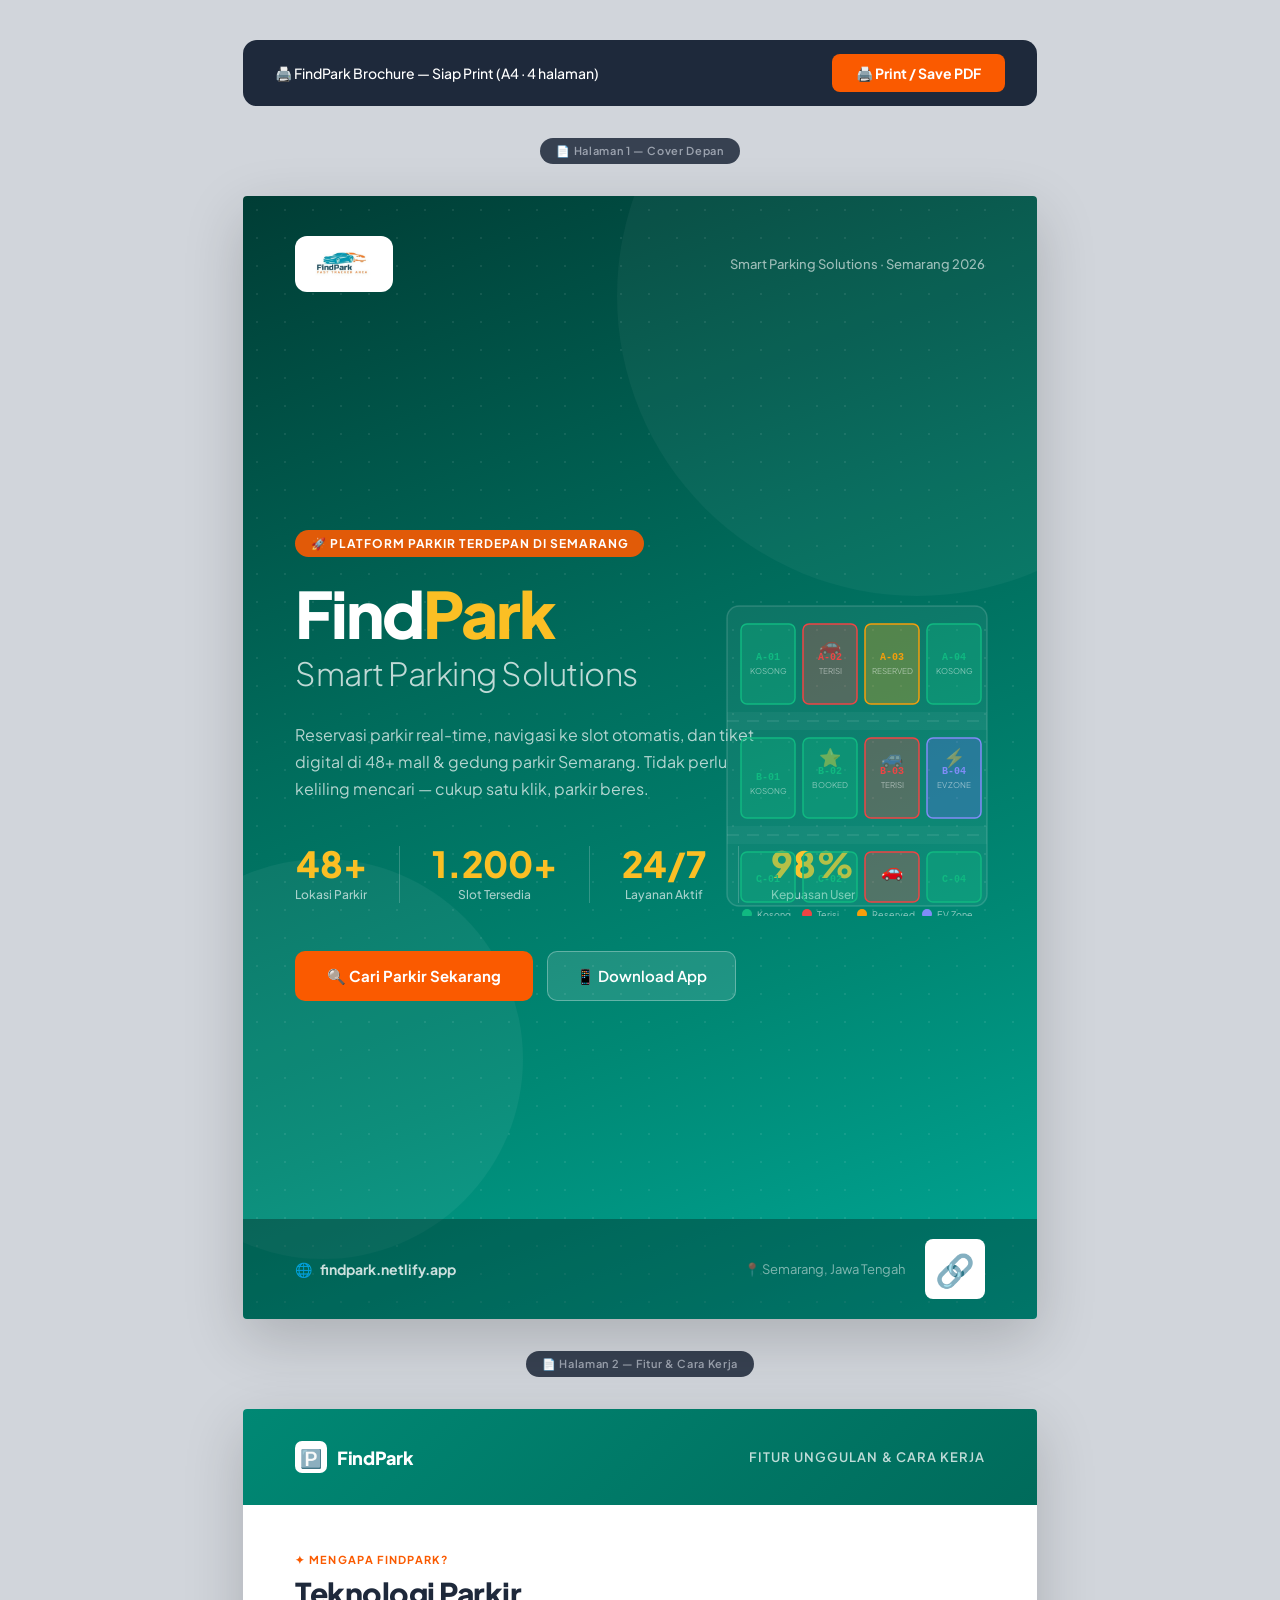
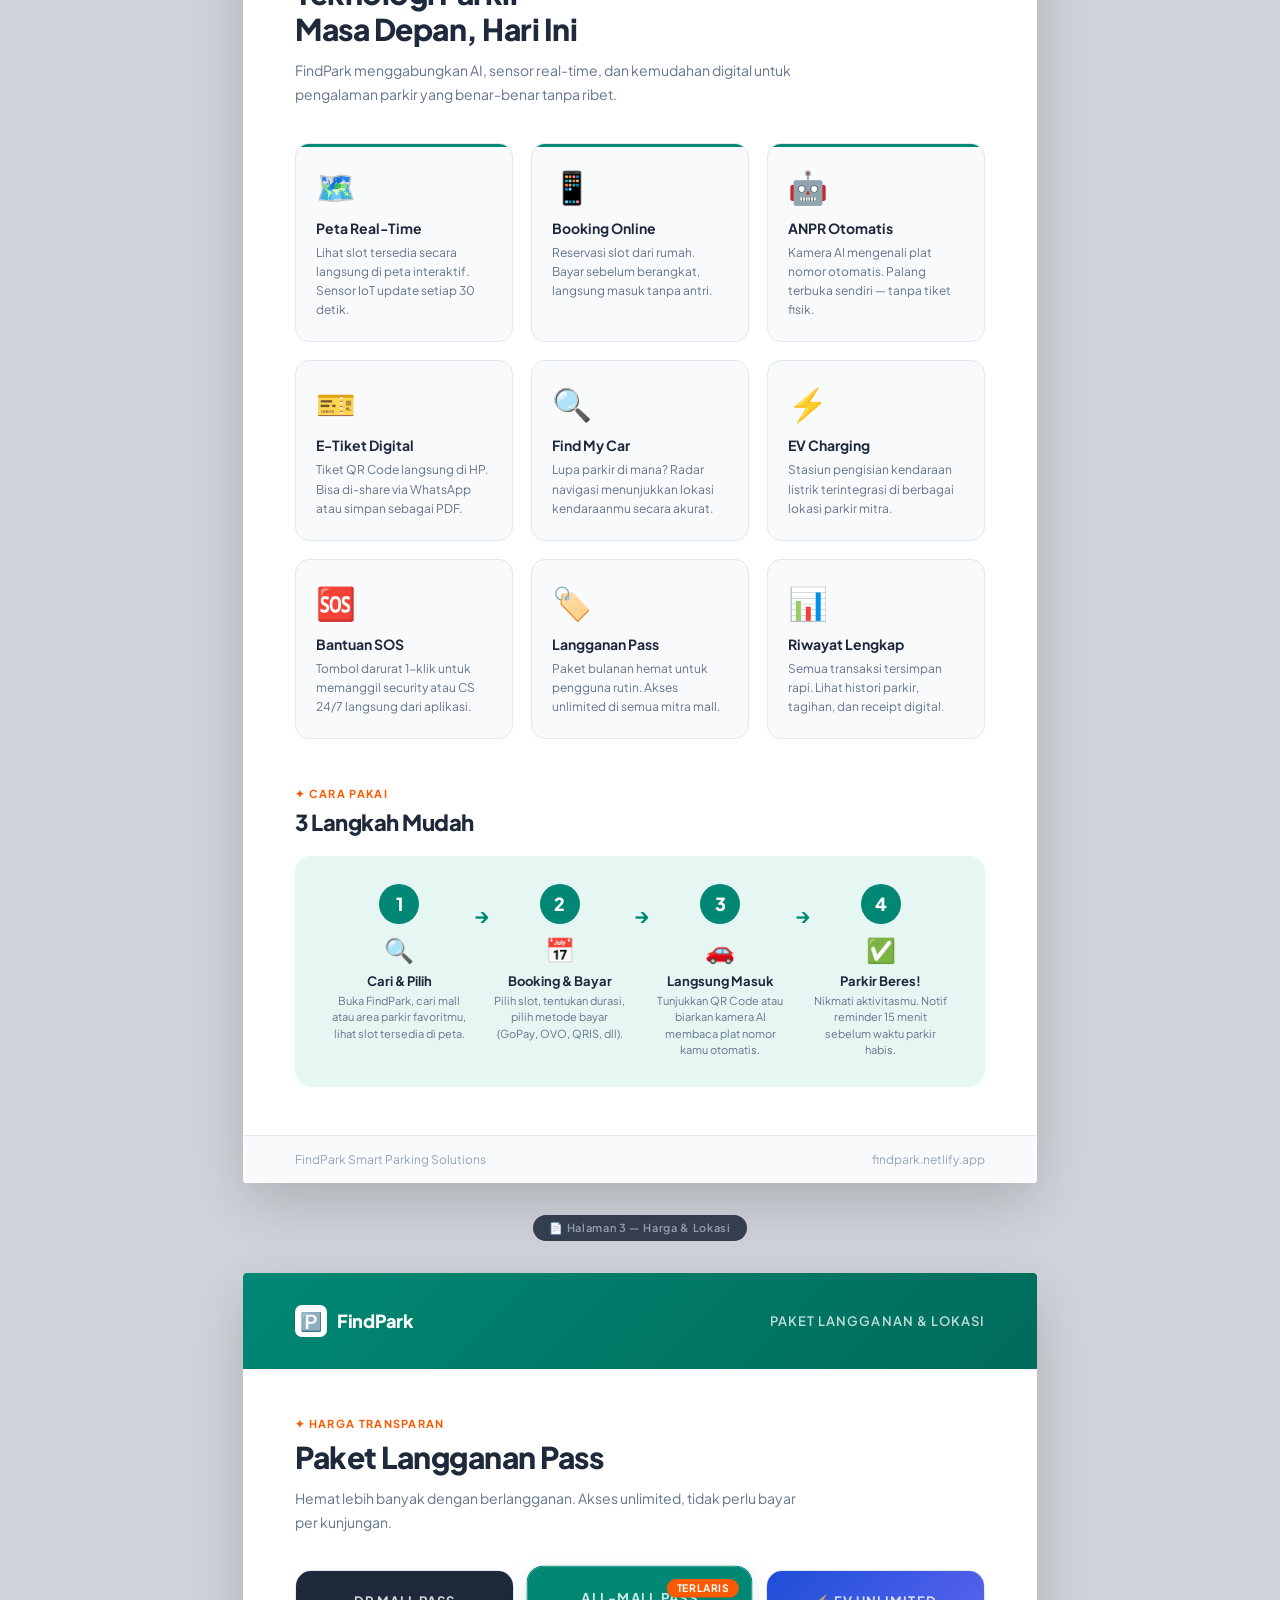
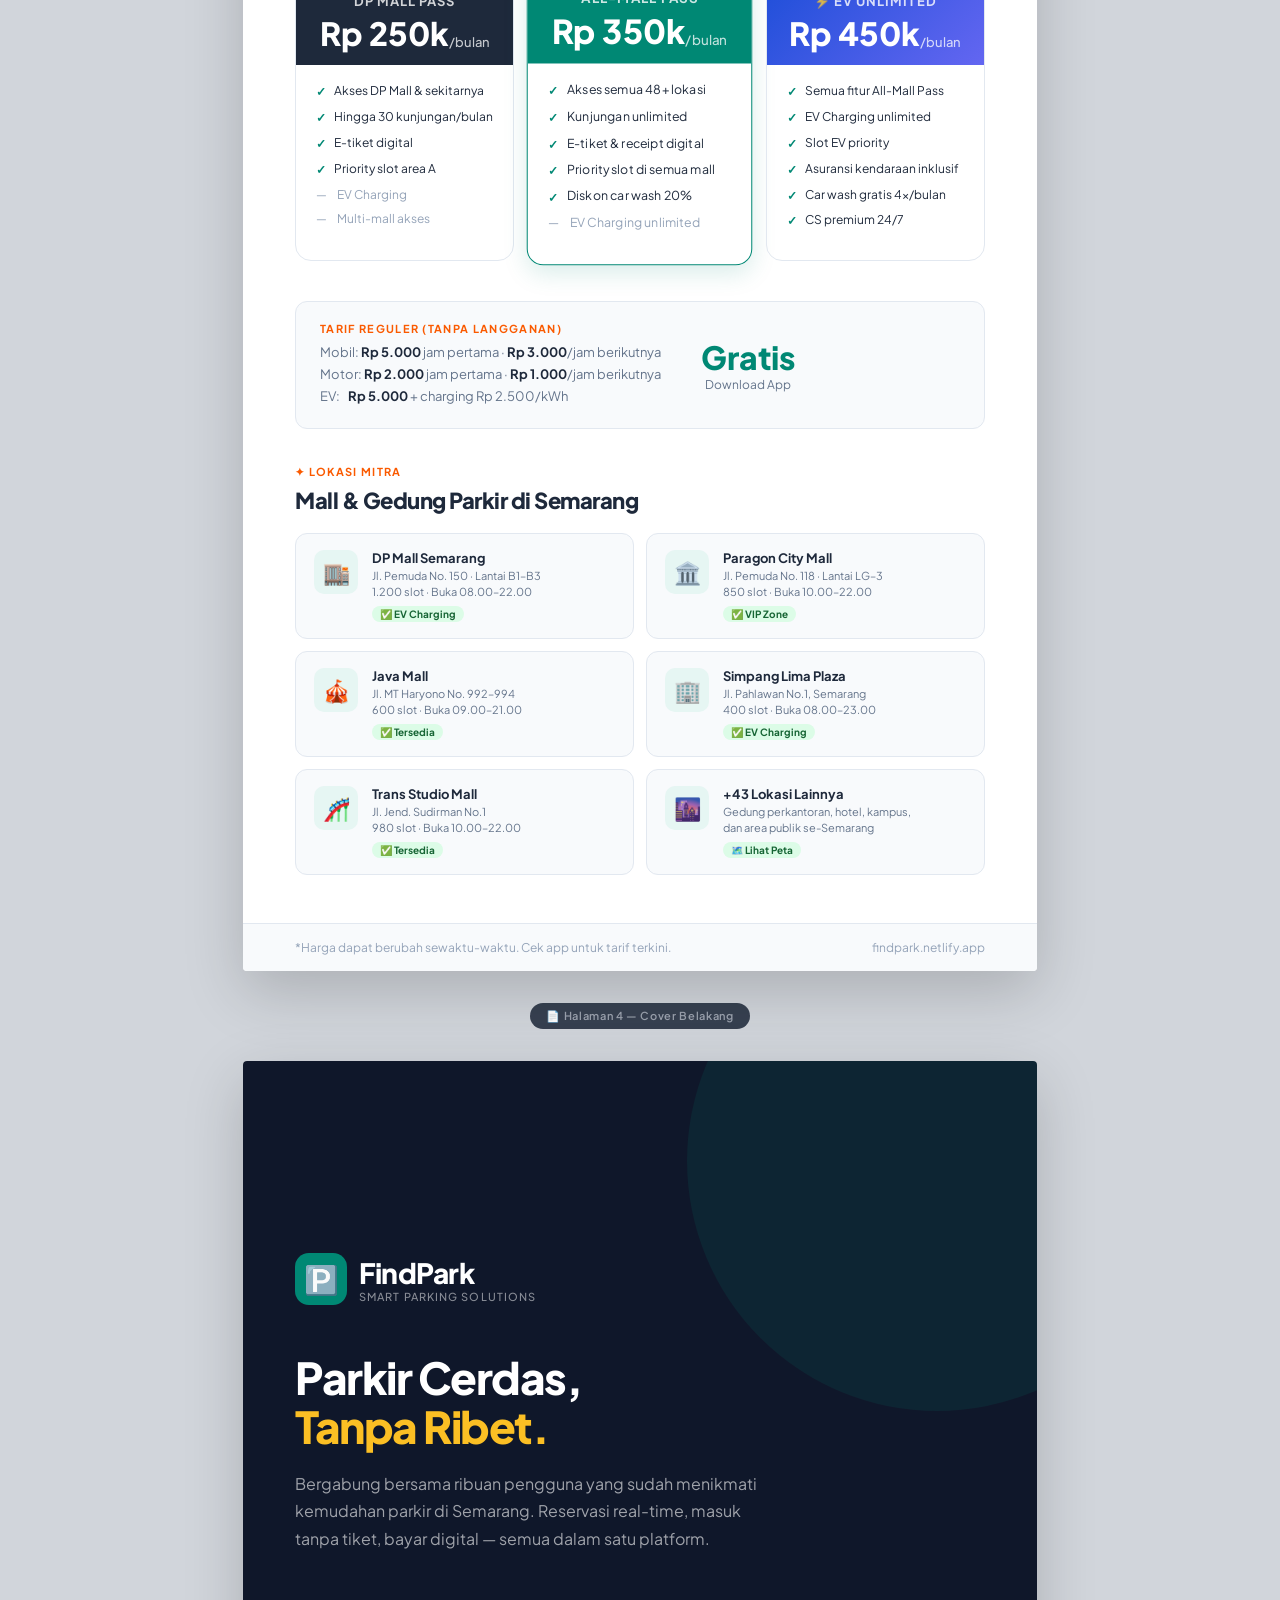
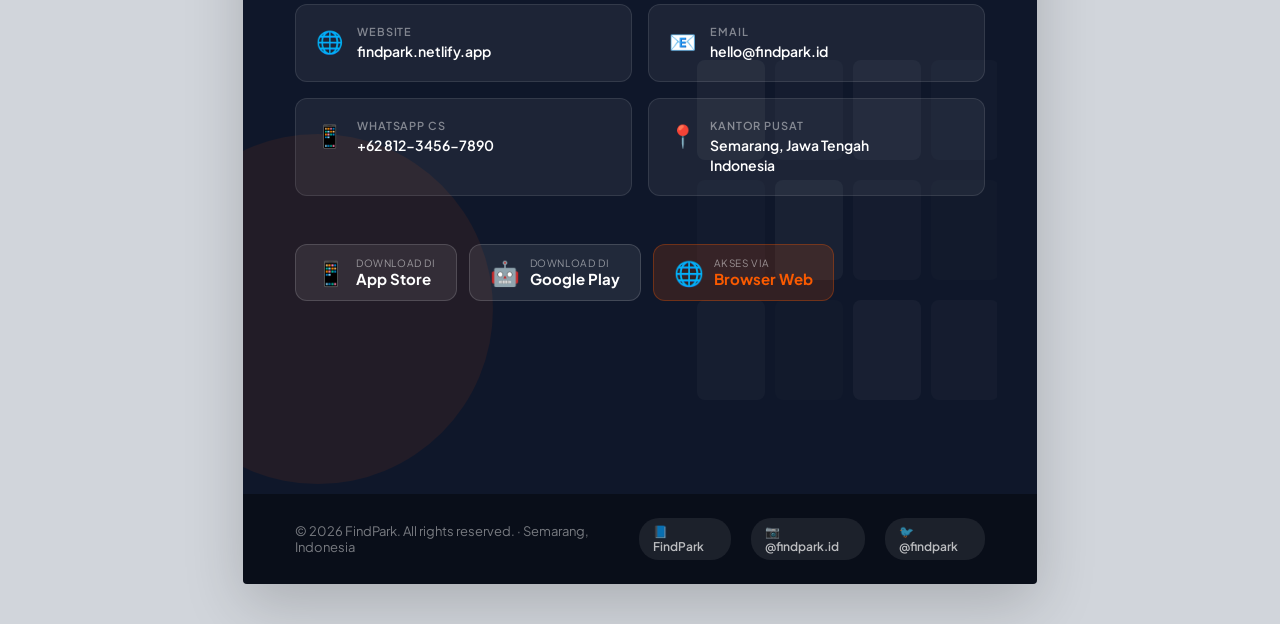
<file: brosur.html>
<!DOCTYPE html>
<html lang="id">
<head>
<meta charset="UTF-8">
<meta name="viewport" content="width=device-width, initial-scale=1.0">
<title>Brosur FindPark — Smart Parking Solutions</title>
<link href="https://fonts.googleapis.com/css2?family=Plus+Jakarta+Sans:wght@300;400;500;600;700;800;900&display=swap" rel="stylesheet">
<style>
  *, *::before, *::after { box-sizing: border-box; margin: 0; padding: 0; }

  :root {
    --teal: #008874;
    --teal-dark: #006b5b;
    --teal-light: #e6f6f3;
    --orange: #fa5a00;
    --orange-light: #fff3ec;
    --dark: #0f172a;
    --slate: #1e293b;
    --muted: #64748b;
    --border: #e2e8f0;
    --bg: #f8fafc;
    --white: #ffffff;
  }

  body {
    font-family: 'Plus Jakarta Sans', sans-serif;
    background: #d1d5db;
    display: flex;
    flex-direction: column;
    align-items: center;
    gap: 32px;
    padding: 40px 20px;
    -webkit-font-smoothing: antialiased;
  }

  /* ── Print Controls ── */
  .print-bar {
    background: #1e293b;
    color: white;
    padding: 14px 32px;
    border-radius: 14px;
    display: flex;
    align-items: center;
    gap: 16px;
    font-size: 14px;
    font-weight: 500;
    width: 794px;
    max-width: 100%;
  }
  .print-bar button {
    background: #fa5a00;
    color: white;
    border: none;
    padding: 10px 24px;
    border-radius: 8px;
    font-size: 14px;
    font-weight: 700;
    cursor: pointer;
    font-family: inherit;
    margin-left: auto;
    transition: background 0.2s;
  }
  .print-bar button:hover { background: #e04f00; }

  /* ── Page wrapper ── */
  .brochure-page {
    width: 794px;
    background: white;
    box-shadow: 0 20px 60px rgba(0,0,0,0.18);
    border-radius: 4px;
    overflow: hidden;
    position: relative;
  }

  /* ═══════════════════════════════
     PAGE 1 — FRONT COVER
  ═══════════════════════════════ */
  .cover {
    min-height: 1123px;
    background: linear-gradient(160deg, #003d35 0%, #006b5b 40%, #008874 70%, #00a896 100%);
    position: relative;
    display: flex;
    flex-direction: column;
    overflow: hidden;
  }

  /* Decorative circles */
  .cover::before {
    content: '';
    position: absolute;
    width: 600px; height: 600px;
    background: rgba(255,255,255,0.04);
    border-radius: 50%;
    top: -200px; right: -180px;
  }
  .cover::after {
    content: '';
    position: absolute;
    width: 400px; height: 400px;
    background: rgba(255,255,255,0.05);
    border-radius: 50%;
    bottom: 60px; left: -120px;
  }

  .cover-dot-grid {
    position: absolute;
    top: 0; left: 0; right: 0; bottom: 0;
    background-image: radial-gradient(circle, rgba(255,255,255,0.08) 1px, transparent 1px);
    background-size: 28px 28px;
  }

  .cover-top {
    padding: 40px 52px 0;
    position: relative;
    z-index: 2;
    display: flex;
    align-items: center;
    justify-content: space-between;
  }

  .logo-box {
    background: white;
    padding: 10px 18px;
    border-radius: 12px;
    display: flex;
    align-items: center;
    gap: 10px;
  }

  .logo-img {
    height: 36px;
    object-fit: contain;
  }

  .logo-fallback {
    display: flex;
    align-items: center;
    gap: 8px;
  }

  .logo-icon {
    width: 36px; height: 36px;
    background: var(--teal);
    border-radius: 8px;
    display: flex; align-items: center; justify-content: center;
    font-size: 20px;
  }

  .logo-text {
    font-size: 20px;
    font-weight: 800;
    color: var(--teal);
    letter-spacing: -0.5px;
  }

  .cover-year {
    color: rgba(255,255,255,0.6);
    font-size: 13px;
    font-weight: 500;
  }

  .cover-hero {
    flex: 1;
    display: flex;
    flex-direction: column;
    justify-content: center;
    padding: 60px 52px 40px;
    position: relative;
    z-index: 2;
  }

  .cover-eyebrow {
    display: inline-flex;
    align-items: center;
    gap: 8px;
    background: rgba(250,90,0,0.9);
    color: white;
    padding: 6px 16px;
    border-radius: 20px;
    font-size: 12px;
    font-weight: 700;
    letter-spacing: 0.08em;
    text-transform: uppercase;
    margin-bottom: 24px;
    width: fit-content;
  }

  .cover-title {
    font-size: 64px;
    font-weight: 900;
    color: white;
    line-height: 1.0;
    letter-spacing: -2px;
    margin-bottom: 8px;
  }

  .cover-title span {
    color: #fbbf24;
  }

  .cover-subtitle-line {
    font-size: 32px;
    font-weight: 300;
    color: rgba(255,255,255,0.75);
    letter-spacing: -0.5px;
    margin-bottom: 28px;
  }

  .cover-desc {
    font-size: 16px;
    color: rgba(255,255,255,0.7);
    line-height: 1.7;
    max-width: 460px;
    margin-bottom: 44px;
  }

  .cover-stats {
    display: flex;
    gap: 32px;
    margin-bottom: 48px;
  }

  .cover-stat {
    text-align: center;
  }

  .cover-stat-num {
    font-size: 36px;
    font-weight: 800;
    color: #fbbf24;
    line-height: 1;
    display: block;
  }

  .cover-stat-label {
    font-size: 12px;
    color: rgba(255,255,255,0.65);
    font-weight: 500;
    margin-top: 4px;
  }

  .cover-stat-divider {
    width: 1px;
    background: rgba(255,255,255,0.2);
    align-self: stretch;
  }

  .cover-cta {
    display: flex;
    gap: 14px;
    flex-wrap: wrap;
  }

  .btn-cover-primary {
    background: #fa5a00;
    color: white;
    padding: 14px 32px;
    border-radius: 10px;
    font-size: 15px;
    font-weight: 700;
    text-decoration: none;
    display: inline-flex;
    align-items: center;
    gap: 8px;
  }

  .btn-cover-outline {
    background: rgba(255,255,255,0.12);
    color: white;
    padding: 14px 28px;
    border-radius: 10px;
    font-size: 15px;
    font-weight: 600;
    text-decoration: none;
    border: 1.5px solid rgba(255,255,255,0.3);
    display: inline-flex;
    align-items: center;
    gap: 8px;
  }

  /* Visual parking grid illustration */
  .cover-visual {
    position: absolute;
    right: 40px;
    top: 50%;
    transform: translateY(-50%);
    z-index: 2;
  }

  .parking-visual {
    width: 280px;
  }

  .cover-bottom-strip {
    background: rgba(0,0,0,0.3);
    padding: 20px 52px;
    display: flex;
    align-items: center;
    justify-content: space-between;
    position: relative;
    z-index: 2;
  }

  .cover-url {
    color: rgba(255,255,255,0.8);
    font-size: 14px;
    font-weight: 600;
    display: flex;
    align-items: center;
    gap: 8px;
  }

  .cover-qr-placeholder {
    width: 60px; height: 60px;
    background: white;
    border-radius: 8px;
    display: flex;
    align-items: center;
    justify-content: center;
    font-size: 32px;
  }

  /* ═══════════════════════════════
     PAGE 2 — FEATURES
  ═══════════════════════════════ */
  .page-inner {
    min-height: 1123px;
    padding: 0;
    display: flex;
    flex-direction: column;
  }

  .page-header {
    background: linear-gradient(135deg, var(--teal) 0%, var(--teal-dark) 100%);
    padding: 32px 52px;
    display: flex;
    align-items: center;
    justify-content: space-between;
  }

  .page-header-logo {
    display: flex;
    align-items: center;
    gap: 10px;
  }

  .page-header-logo-icon {
    width: 32px; height: 32px;
    background: white;
    border-radius: 7px;
    display: flex;
    align-items: center;
    justify-content: center;
    font-size: 18px;
  }

  .page-header-logo-name {
    font-size: 18px;
    font-weight: 800;
    color: white;
    letter-spacing: -0.3px;
  }

  .page-header-title {
    font-size: 13px;
    color: rgba(255,255,255,0.75);
    font-weight: 600;
    letter-spacing: 0.08em;
    text-transform: uppercase;
  }

  .page-body {
    padding: 48px 52px;
    flex: 1;
  }

  .section-eyebrow {
    font-size: 11px;
    font-weight: 700;
    color: var(--orange);
    letter-spacing: 0.12em;
    text-transform: uppercase;
    margin-bottom: 8px;
  }

  .section-title {
    font-size: 30px;
    font-weight: 800;
    color: var(--slate);
    line-height: 1.2;
    letter-spacing: -0.5px;
    margin-bottom: 12px;
  }

  .section-desc {
    font-size: 14px;
    color: var(--muted);
    line-height: 1.7;
    max-width: 520px;
    margin-bottom: 36px;
  }

  /* Features Grid */
  .features-grid {
    display: grid;
    grid-template-columns: 1fr 1fr 1fr;
    gap: 18px;
    margin-bottom: 48px;
  }

  .feature-card {
    background: var(--bg);
    border: 1px solid var(--border);
    border-radius: 14px;
    padding: 22px 20px;
    position: relative;
    overflow: hidden;
  }

  .feature-card::before {
    content: '';
    position: absolute;
    top: 0; left: 0;
    width: 100%; height: 3px;
    background: var(--teal);
    opacity: 0;
  }

  .feature-card.highlight::before {
    opacity: 1;
  }

  .feature-icon {
    font-size: 32px;
    margin-bottom: 12px;
    display: block;
  }

  .feature-title {
    font-size: 14px;
    font-weight: 700;
    color: var(--slate);
    margin-bottom: 6px;
  }

  .feature-desc {
    font-size: 12px;
    color: var(--muted);
    line-height: 1.6;
  }

  /* Steps */
  .steps-row {
    display: flex;
    gap: 0;
    align-items: flex-start;
    background: var(--teal-light);
    border-radius: 16px;
    padding: 28px 24px;
  }

  .step {
    flex: 1;
    text-align: center;
    position: relative;
    padding: 0 12px;
  }

  .step::after {
    content: '→';
    position: absolute;
    right: -10px;
    top: 18px;
    font-size: 20px;
    color: var(--teal);
    font-weight: 700;
  }

  .step:last-child::after { display: none; }

  .step-num {
    width: 40px; height: 40px;
    background: var(--teal);
    color: white;
    border-radius: 50%;
    display: flex;
    align-items: center;
    justify-content: center;
    font-size: 18px;
    font-weight: 800;
    margin: 0 auto 10px;
  }

  .step-icon { font-size: 24px; margin-bottom: 8px; }

  .step-title {
    font-size: 13px;
    font-weight: 700;
    color: var(--slate);
    margin-bottom: 4px;
  }

  .step-desc {
    font-size: 11px;
    color: var(--muted);
    line-height: 1.5;
  }

  /* ═══════════════════════════════
     PAGE 3 — PRICING + LOCATIONS
  ═══════════════════════════════ */
  .pricing-cards {
    display: grid;
    grid-template-columns: 1fr 1fr 1fr;
    gap: 16px;
    margin-bottom: 40px;
  }

  .pricing-card {
    border: 1.5px solid var(--border);
    border-radius: 16px;
    overflow: hidden;
    position: relative;
  }

  .pricing-card.popular {
    border-color: var(--teal);
    transform: scale(1.03);
    box-shadow: 0 8px 24px rgba(0,136,116,0.15);
  }

  .pricing-badge {
    position: absolute;
    top: 12px; right: 12px;
    background: var(--orange);
    color: white;
    font-size: 10px;
    font-weight: 700;
    padding: 3px 10px;
    border-radius: 20px;
    letter-spacing: 0.06em;
    text-transform: uppercase;
  }

  .pricing-head {
    background: var(--teal);
    padding: 22px 20px 16px;
    text-align: center;
  }

  .pricing-card.lite .pricing-head { background: var(--slate); }
  .pricing-card.ev .pricing-head { background: linear-gradient(135deg, #1d4ed8, #6366f1); }

  .pricing-name {
    font-size: 13px;
    font-weight: 700;
    color: rgba(255,255,255,0.8);
    text-transform: uppercase;
    letter-spacing: 0.08em;
    margin-bottom: 8px;
  }

  .pricing-price {
    font-size: 32px;
    font-weight: 900;
    color: white;
    line-height: 1;
  }

  .pricing-price sub {
    font-size: 13px;
    font-weight: 500;
    opacity: 0.75;
    vertical-align: bottom;
    margin-bottom: 2px;
  }

  .pricing-body {
    padding: 18px 20px 22px;
  }

  .pricing-feature {
    display: flex;
    align-items: flex-start;
    gap: 8px;
    font-size: 12px;
    color: var(--slate);
    margin-bottom: 8px;
    line-height: 1.4;
  }

  .pricing-check {
    color: var(--teal);
    font-weight: 700;
    flex-shrink: 0;
    margin-top: 1px;
  }

  /* Locations */
  .locations-grid {
    display: grid;
    grid-template-columns: 1fr 1fr;
    gap: 12px;
  }

  .location-card {
    background: var(--bg);
    border: 1px solid var(--border);
    border-radius: 12px;
    padding: 16px 18px;
    display: flex;
    align-items: flex-start;
    gap: 14px;
  }

  .location-icon {
    width: 44px; height: 44px;
    background: var(--teal-light);
    border-radius: 10px;
    display: flex;
    align-items: center;
    justify-content: center;
    font-size: 22px;
    flex-shrink: 0;
  }

  .location-name {
    font-size: 13px;
    font-weight: 700;
    color: var(--slate);
    margin-bottom: 2px;
  }

  .location-info {
    font-size: 11px;
    color: var(--muted);
    line-height: 1.5;
  }

  .location-badge {
    display: inline-block;
    background: #dcfce7;
    color: #166534;
    font-size: 10px;
    font-weight: 700;
    padding: 2px 8px;
    border-radius: 20px;
    margin-top: 4px;
  }

  /* ═══════════════════════════════
     PAGE 4 — BACK COVER
  ═══════════════════════════════ */
  .back-cover {
    min-height: 1123px;
    background: var(--dark);
    display: flex;
    flex-direction: column;
    position: relative;
    overflow: hidden;
  }

  .back-cover::before {
    content: '';
    position: absolute;
    width: 500px; height: 500px;
    border-radius: 50%;
    background: rgba(0,136,116,0.12);
    top: -150px; right: -150px;
  }

  .back-cover::after {
    content: '';
    position: absolute;
    width: 350px; height: 350px;
    border-radius: 50%;
    background: rgba(250,90,0,0.08);
    bottom: 100px; left: -100px;
  }

  .back-top {
    padding: 48px 52px;
    flex: 1;
    display: flex;
    flex-direction: column;
    justify-content: center;
    position: relative;
    z-index: 2;
  }

  .back-logo {
    display: inline-flex;
    align-items: center;
    gap: 12px;
    margin-bottom: 48px;
  }

  .back-logo-icon {
    width: 52px; height: 52px;
    background: var(--teal);
    border-radius: 14px;
    display: flex;
    align-items: center;
    justify-content: center;
    font-size: 28px;
  }

  .back-logo-name {
    font-size: 28px;
    font-weight: 900;
    color: white;
    letter-spacing: -0.5px;
  }

  .back-logo-tag {
    font-size: 11px;
    color: rgba(255,255,255,0.5);
    font-weight: 500;
    text-transform: uppercase;
    letter-spacing: 0.1em;
  }

  .back-tagline {
    font-size: 44px;
    font-weight: 900;
    color: white;
    line-height: 1.1;
    letter-spacing: -1.5px;
    margin-bottom: 20px;
  }

  .back-tagline span { color: #fbbf24; }

  .back-sub {
    font-size: 16px;
    color: rgba(255,255,255,0.6);
    line-height: 1.7;
    max-width: 480px;
    margin-bottom: 52px;
  }

  .contact-grid {
    display: grid;
    grid-template-columns: 1fr 1fr;
    gap: 16px;
    margin-bottom: 48px;
  }

  .contact-item {
    background: rgba(255,255,255,0.06);
    border: 1px solid rgba(255,255,255,0.1);
    border-radius: 12px;
    padding: 20px;
    display: flex;
    align-items: flex-start;
    gap: 14px;
  }

  .contact-icon {
    font-size: 22px;
    flex-shrink: 0;
    margin-top: 2px;
  }

  .contact-label {
    font-size: 11px;
    color: rgba(255,255,255,0.45);
    font-weight: 600;
    letter-spacing: 0.08em;
    text-transform: uppercase;
    margin-bottom: 4px;
  }

  .contact-value {
    font-size: 14px;
    color: white;
    font-weight: 600;
    line-height: 1.4;
  }

  .back-footer {
    background: rgba(0,0,0,0.4);
    padding: 24px 52px;
    display: flex;
    align-items: center;
    justify-content: space-between;
    position: relative;
    z-index: 2;
  }

  .back-footer-left {
    font-size: 13px;
    color: rgba(255,255,255,0.45);
  }

  .back-footer-right {
    display: flex;
    align-items: center;
    gap: 20px;
  }

  .social-chip {
    background: rgba(255,255,255,0.08);
    color: rgba(255,255,255,0.7);
    padding: 6px 14px;
    border-radius: 20px;
    font-size: 12px;
    font-weight: 600;
    display: flex;
    align-items: center;
    gap: 6px;
  }

  /* Decorative parking slots SVG */
  .slot-deco {
    position: absolute;
    right: 40px;
    bottom: 120px;
    opacity: 0.12;
    z-index: 1;
  }

  /* Page separator label */
  .page-label {
    background: #374151;
    color: #9ca3af;
    font-size: 11px;
    font-weight: 600;
    padding: 6px 16px;
    border-radius: 20px;
    text-align: center;
    width: fit-content;
    margin: 0 auto;
    letter-spacing: 0.06em;
  }

  /* ── Print ── */
  @media print {
    body { background: white; padding: 0; gap: 0; }
    .print-bar { display: none; }
    .brochure-page { box-shadow: none; border-radius: 0; page-break-after: always; }
    .page-label { display: none; }
  }
</style>
</head>
<body>

<!-- Print Bar -->
<div class="print-bar">
  <span>🖨️ FindPark Brochure — Siap Print (A4 · 4 halaman)</span>
  <button onclick="window.print()">🖨️ Print / Save PDF</button>
</div>

<!-- ══════════════════════════════════════
     PAGE 1 — COVER
══════════════════════════════════════ -->
<div class="page-label">📄 Halaman 1 — Cover Depan</div>
<div class="brochure-page">
  <div class="cover">
    <div class="cover-dot-grid"></div>

    <!-- Header -->
    <div class="cover-top">
      <div class="logo-box">
        <img src="assets/images/logo-cropped.jpg" class="logo-img" alt="FindPark Logo"
          onerror="this.style.display='none'; this.nextElementSibling.style.display='flex'">
        <div class="logo-fallback" style="display:none">
          <div class="logo-icon">🅿️</div>
          <span class="logo-text">FindPark</span>
        </div>
      </div>
      <div class="cover-year">Smart Parking Solutions · Semarang 2026</div>
    </div>

    <!-- Hero Content -->
    <div class="cover-hero">
      <div class="cover-eyebrow">🚀 Platform Parkir Terdepan di Semarang</div>

      <div class="cover-title">Find<span>Park</span></div>
      <div class="cover-subtitle-line">Smart Parking Solutions</div>

      <p class="cover-desc">
        Reservasi parkir real-time, navigasi ke slot otomatis, dan tiket digital
        di 48+ mall &amp; gedung parkir Semarang. Tidak perlu keliling mencari —
        cukup satu klik, parkir beres.
      </p>

      <div class="cover-stats">
        <div class="cover-stat">
          <span class="cover-stat-num">48+</span>
          <span class="cover-stat-label">Lokasi Parkir</span>
        </div>
        <div class="cover-stat-divider"></div>
        <div class="cover-stat">
          <span class="cover-stat-num">1.200+</span>
          <span class="cover-stat-label">Slot Tersedia</span>
        </div>
        <div class="cover-stat-divider"></div>
        <div class="cover-stat">
          <span class="cover-stat-num">24/7</span>
          <span class="cover-stat-label">Layanan Aktif</span>
        </div>
        <div class="cover-stat-divider"></div>
        <div class="cover-stat">
          <span class="cover-stat-num">98%</span>
          <span class="cover-stat-label">Kepuasan User</span>
        </div>
      </div>

      <div class="cover-cta">
        <a class="btn-cover-primary" href="#">🔍 Cari Parkir Sekarang</a>
        <a class="btn-cover-outline" href="#">📱 Download App</a>
      </div>
    </div>

    <!-- Parking Illustration -->
    <div class="cover-visual">
      <svg class="parking-visual" viewBox="0 0 280 320" fill="none" xmlns="http://www.w3.org/2000/svg">
        <!-- Road lines -->
        <rect x="10" y="10" width="260" height="300" rx="12" fill="rgba(255,255,255,0.05)" stroke="rgba(255,255,255,0.15)" stroke-width="1.5"/>
        <!-- Parking slots grid -->
        <!-- Row 1 -->
        <rect x="24" y="28" width="54" height="80" rx="6" fill="rgba(16,185,129,0.3)" stroke="#10b981" stroke-width="1.5"/>
        <text x="51" y="64" fill="#10b981" font-size="10" font-weight="700" text-anchor="middle" font-family="monospace">A-01</text>
        <text x="51" y="78" fill="rgba(255,255,255,0.5)" font-size="8" text-anchor="middle">KOSONG</text>

        <rect x="86" y="28" width="54" height="80" rx="6" fill="rgba(239,68,68,0.3)" stroke="#ef4444" stroke-width="1.5"/>
        <text x="113" y="64" fill="#ef4444" font-size="10" font-weight="700" text-anchor="middle" font-family="monospace">A-02</text>
        <text x="113" y="78" fill="rgba(255,255,255,0.5)" font-size="8" text-anchor="middle">TERISI</text>
        <!-- Car icon in slot -->
        <text x="113" y="55" fill="rgba(255,255,255,0.4)" font-size="18" text-anchor="middle">🚗</text>

        <rect x="148" y="28" width="54" height="80" rx="6" fill="rgba(245,158,11,0.3)" stroke="#f59e0b" stroke-width="1.5"/>
        <text x="175" y="64" fill="#f59e0b" font-size="10" font-weight="700" text-anchor="middle" font-family="monospace">A-03</text>
        <text x="175" y="78" fill="rgba(255,255,255,0.5)" font-size="8" text-anchor="middle">RESERVED</text>

        <rect x="210" y="28" width="54" height="80" rx="6" fill="rgba(16,185,129,0.3)" stroke="#10b981" stroke-width="1.5"/>
        <text x="237" y="64" fill="#10b981" font-size="10" font-weight="700" text-anchor="middle" font-family="monospace">A-04</text>
        <text x="237" y="78" fill="rgba(255,255,255,0.5)" font-size="8" text-anchor="middle">KOSONG</text>

        <!-- Lane -->
        <rect x="10" y="116" width="260" height="18" fill="rgba(255,255,255,0.04)"/>
        <line x1="10" y1="125" x2="270" y2="125" stroke="rgba(255,255,255,0.15)" stroke-width="1" stroke-dasharray="12,8"/>

        <!-- Row 2 -->
        <rect x="24" y="142" width="54" height="80" rx="6" fill="rgba(16,185,129,0.3)" stroke="#10b981" stroke-width="1.5"/>
        <text x="51" y="184" fill="#10b981" font-size="10" font-weight="700" text-anchor="middle" font-family="monospace">B-01</text>
        <text x="51" y="198" fill="rgba(255,255,255,0.5)" font-size="8" text-anchor="middle">KOSONG</text>

        <rect x="86" y="142" width="54" height="80" rx="6" fill="rgba(16,185,129,0.3)" stroke="#10b981" stroke-width="1.5"/>
        <text x="113" y="178" fill="#10b981" font-size="10" font-weight="700" text-anchor="middle" font-family="monospace">B-02</text>
        <text x="113" y="168" fill="rgba(255,255,255,0.4)" font-size="18" text-anchor="middle">⭐</text>
        <text x="113" y="192" fill="rgba(255,255,255,0.5)" font-size="8" text-anchor="middle">BOOKED</text>

        <rect x="148" y="142" width="54" height="80" rx="6" fill="rgba(239,68,68,0.3)" stroke="#ef4444" stroke-width="1.5"/>
        <text x="175" y="178" fill="#ef4444" font-size="10" font-weight="700" text-anchor="middle" font-family="monospace">B-03</text>
        <text x="175" y="168" fill="rgba(255,255,255,0.4)" font-size="18" text-anchor="middle">🚙</text>
        <text x="175" y="192" fill="rgba(255,255,255,0.5)" font-size="8" text-anchor="middle">TERISI</text>

        <rect x="210" y="142" width="54" height="80" rx="6" fill="rgba(99,102,241,0.3)" stroke="#818cf8" stroke-width="1.5"/>
        <text x="237" y="178" fill="#818cf8" font-size="10" font-weight="700" text-anchor="middle" font-family="monospace">B-04</text>
        <text x="237" y="168" fill="rgba(255,255,255,0.4)" font-size="18" text-anchor="middle">⚡</text>
        <text x="237" y="192" fill="rgba(255,255,255,0.5)" font-size="8" text-anchor="middle">EV ZONE</text>

        <!-- Lane 2 -->
        <rect x="10" y="230" width="260" height="18" fill="rgba(255,255,255,0.04)"/>
        <line x1="10" y1="239" x2="270" y2="239" stroke="rgba(255,255,255,0.15)" stroke-width="1" stroke-dasharray="12,8"/>

        <!-- Row 3 partial -->
        <rect x="24" y="256" width="54" height="50" rx="6" fill="rgba(16,185,129,0.3)" stroke="#10b981" stroke-width="1.5"/>
        <text x="51" y="286" fill="#10b981" font-size="10" font-weight="700" text-anchor="middle" font-family="monospace">C-01</text>

        <rect x="86" y="256" width="54" height="50" rx="6" fill="rgba(16,185,129,0.3)" stroke="#10b981" stroke-width="1.5"/>
        <text x="113" y="286" fill="#10b981" font-size="10" font-weight="700" text-anchor="middle" font-family="monospace">C-02</text>

        <rect x="148" y="256" width="54" height="50" rx="6" fill="rgba(239,68,68,0.3)" stroke="#ef4444" stroke-width="1.5"/>
        <text x="175" y="281" fill="#ef4444" font-size="18" text-anchor="middle">🚗</text>

        <rect x="210" y="256" width="54" height="50" rx="6" fill="rgba(16,185,129,0.3)" stroke="#10b981" stroke-width="1.5"/>
        <text x="237" y="286" fill="#10b981" font-size="10" font-weight="700" text-anchor="middle" font-family="monospace">C-04</text>

        <!-- Legend -->
        <circle cx="30" cy="318" r="5" fill="#10b981"/>
        <text x="40" y="322" fill="rgba(255,255,255,0.6)" font-size="9">Kosong</text>
        <circle cx="90" cy="318" r="5" fill="#ef4444"/>
        <text x="100" y="322" fill="rgba(255,255,255,0.6)" font-size="9">Terisi</text>
        <circle cx="145" cy="318" r="5" fill="#f59e0b"/>
        <text x="155" y="322" fill="rgba(255,255,255,0.6)" font-size="9">Reserved</text>
        <circle cx="210" cy="318" r="5" fill="#818cf8"/>
        <text x="220" y="322" fill="rgba(255,255,255,0.6)" font-size="9">EV Zone</text>
      </svg>
    </div>

    <!-- Bottom Strip -->
    <div class="cover-bottom-strip">
      <div class="cover-url">
        🌐 <strong>findpark.netlify.app</strong>
      </div>
      <div style="display:flex;gap:20px;align-items:center;">
        <span style="color:rgba(255,255,255,0.5);font-size:13px;">📍 Semarang, Jawa Tengah</span>
        <div class="cover-qr-placeholder">🔗</div>
      </div>
    </div>
  </div>
</div>

<!-- ══════════════════════════════════════
     PAGE 2 — FITUR & CARA KERJA
══════════════════════════════════════ -->
<div class="page-label">📄 Halaman 2 — Fitur & Cara Kerja</div>
<div class="brochure-page">
  <div class="page-inner">
    <div class="page-header">
      <div class="page-header-logo">
        <div class="page-header-logo-icon">🅿️</div>
        <div>
          <div class="page-header-logo-name">FindPark</div>
        </div>
      </div>
      <div class="page-header-title">Fitur Unggulan & Cara Kerja</div>
    </div>

    <div class="page-body">
      <!-- Features -->
      <div class="section-eyebrow">✦ Mengapa FindPark?</div>
      <div class="section-title">Teknologi Parkir <br>Masa Depan, Hari Ini</div>
      <p class="section-desc">FindPark menggabungkan AI, sensor real-time, dan kemudahan digital untuk pengalaman parkir yang benar-benar tanpa ribet.</p>

      <div class="features-grid">
        <div class="feature-card highlight">
          <span class="feature-icon">🗺️</span>
          <div class="feature-title">Peta Real-Time</div>
          <div class="feature-desc">Lihat slot tersedia secara langsung di peta interaktif. Sensor IoT update setiap 30 detik.</div>
        </div>
        <div class="feature-card highlight">
          <span class="feature-icon">📱</span>
          <div class="feature-title">Booking Online</div>
          <div class="feature-desc">Reservasi slot dari rumah. Bayar sebelum berangkat, langsung masuk tanpa antri.</div>
        </div>
        <div class="feature-card highlight">
          <span class="feature-icon">🤖</span>
          <div class="feature-title">ANPR Otomatis</div>
          <div class="feature-desc">Kamera AI mengenali plat nomor otomatis. Palang terbuka sendiri — tanpa tiket fisik.</div>
        </div>
        <div class="feature-card">
          <span class="feature-icon">🎫</span>
          <div class="feature-title">E-Tiket Digital</div>
          <div class="feature-desc">Tiket QR Code langsung di HP. Bisa di-share via WhatsApp atau simpan sebagai PDF.</div>
        </div>
        <div class="feature-card">
          <span class="feature-icon">🔍</span>
          <div class="feature-title">Find My Car</div>
          <div class="feature-desc">Lupa parkir di mana? Radar navigasi menunjukkan lokasi kendaraanmu secara akurat.</div>
        </div>
        <div class="feature-card">
          <span class="feature-icon">⚡</span>
          <div class="feature-title">EV Charging</div>
          <div class="feature-desc">Stasiun pengisian kendaraan listrik terintegrasi di berbagai lokasi parkir mitra.</div>
        </div>
        <div class="feature-card">
          <span class="feature-icon">🆘</span>
          <div class="feature-title">Bantuan SOS</div>
          <div class="feature-desc">Tombol darurat 1-klik untuk memanggil security atau CS 24/7 langsung dari aplikasi.</div>
        </div>
        <div class="feature-card">
          <span class="feature-icon">🏷️</span>
          <div class="feature-title">Langganan Pass</div>
          <div class="feature-desc">Paket bulanan hemat untuk pengguna rutin. Akses unlimited di semua mitra mall.</div>
        </div>
        <div class="feature-card">
          <span class="feature-icon">📊</span>
          <div class="feature-title">Riwayat Lengkap</div>
          <div class="feature-desc">Semua transaksi tersimpan rapi. Lihat histori parkir, tagihan, dan receipt digital.</div>
        </div>
      </div>

      <!-- How It Works -->
      <div class="section-eyebrow" style="margin-top:4px;">✦ Cara Pakai</div>
      <div class="section-title" style="font-size:22px;margin-bottom:20px;">3 Langkah Mudah</div>

      <div class="steps-row">
        <div class="step">
          <div class="step-num">1</div>
          <div class="step-icon">🔍</div>
          <div class="step-title">Cari & Pilih</div>
          <div class="step-desc">Buka FindPark, cari mall atau area parkir favoritmu, lihat slot tersedia di peta.</div>
        </div>
        <div class="step">
          <div class="step-num">2</div>
          <div class="step-icon">📅</div>
          <div class="step-title">Booking & Bayar</div>
          <div class="step-desc">Pilih slot, tentukan durasi, pilih metode bayar (GoPay, OVO, QRIS, dll).</div>
        </div>
        <div class="step">
          <div class="step-num">3</div>
          <div class="step-icon">🚗</div>
          <div class="step-title">Langsung Masuk</div>
          <div class="step-desc">Tunjukkan QR Code atau biarkan kamera AI membaca plat nomor kamu otomatis.</div>
        </div>
        <div class="step">
          <div class="step-num">4</div>
          <div class="step-icon">✅</div>
          <div class="step-title">Parkir Beres!</div>
          <div class="step-desc">Nikmati aktivitasmu. Notif reminder 15 menit sebelum waktu parkir habis.</div>
        </div>
      </div>
    </div>

    <!-- Footer strip -->
    <div style="background:#f8fafc;border-top:1px solid #e2e8f0;padding:16px 52px;display:flex;justify-content:space-between;align-items:center;margin-top:auto;">
      <span style="font-size:12px;color:#94a3b8;">FindPark Smart Parking Solutions</span>
      <span style="font-size:12px;color:#94a3b8;">findpark.netlify.app</span>
    </div>
  </div>
</div>

<!-- ══════════════════════════════════════
     PAGE 3 — HARGA & LOKASI
══════════════════════════════════════ -->
<div class="page-label">📄 Halaman 3 — Harga & Lokasi</div>
<div class="brochure-page">
  <div class="page-inner">
    <div class="page-header">
      <div class="page-header-logo">
        <div class="page-header-logo-icon">🅿️</div>
        <div>
          <div class="page-header-logo-name">FindPark</div>
        </div>
      </div>
      <div class="page-header-title">Paket Langganan & Lokasi</div>
    </div>

    <div class="page-body">

      <!-- Pricing -->
      <div class="section-eyebrow">✦ Harga Transparan</div>
      <div class="section-title">Paket Langganan Pass</div>
      <p class="section-desc">Hemat lebih banyak dengan berlangganan. Akses unlimited, tidak perlu bayar per kunjungan.</p>

      <div class="pricing-cards">
        <div class="pricing-card lite">
          <div class="pricing-head">
            <div class="pricing-name">DP Mall Pass</div>
            <div class="pricing-price">Rp 250k<sub>/bulan</sub></div>
          </div>
          <div class="pricing-body">
            <div class="pricing-feature"><span class="pricing-check">✓</span> Akses DP Mall & sekitarnya</div>
            <div class="pricing-feature"><span class="pricing-check">✓</span> Hingga 30 kunjungan/bulan</div>
            <div class="pricing-feature"><span class="pricing-check">✓</span> E-tiket digital</div>
            <div class="pricing-feature"><span class="pricing-check">✓</span> Priority slot area A</div>
            <div class="pricing-feature" style="color:#94a3b8;"><span>—</span> &nbsp;EV Charging</div>
            <div class="pricing-feature" style="color:#94a3b8;"><span>—</span> &nbsp;Multi-mall akses</div>
          </div>
        </div>

        <div class="pricing-card popular">
          <div class="pricing-badge">TERLARIS</div>
          <div class="pricing-head">
            <div class="pricing-name">All-Mall Pass</div>
            <div class="pricing-price">Rp 350k<sub>/bulan</sub></div>
          </div>
          <div class="pricing-body">
            <div class="pricing-feature"><span class="pricing-check">✓</span> Akses semua 48+ lokasi</div>
            <div class="pricing-feature"><span class="pricing-check">✓</span> Kunjungan unlimited</div>
            <div class="pricing-feature"><span class="pricing-check">✓</span> E-tiket & receipt digital</div>
            <div class="pricing-feature"><span class="pricing-check">✓</span> Priority slot di semua mall</div>
            <div class="pricing-feature"><span class="pricing-check">✓</span> Diskon car wash 20%</div>
            <div class="pricing-feature" style="color:#94a3b8;"><span>—</span> &nbsp;EV Charging unlimited</div>
          </div>
        </div>

        <div class="pricing-card ev">
          <div class="pricing-head" style="background:linear-gradient(135deg,#1d4ed8,#6366f1)">
            <div class="pricing-name">⚡ EV Unlimited</div>
            <div class="pricing-price">Rp 450k<sub>/bulan</sub></div>
          </div>
          <div class="pricing-body">
            <div class="pricing-feature"><span class="pricing-check">✓</span> Semua fitur All-Mall Pass</div>
            <div class="pricing-feature"><span class="pricing-check">✓</span> EV Charging unlimited</div>
            <div class="pricing-feature"><span class="pricing-check">✓</span> Slot EV priority</div>
            <div class="pricing-feature"><span class="pricing-check">✓</span> Asuransi kendaraan inklusif</div>
            <div class="pricing-feature"><span class="pricing-check">✓</span> Car wash gratis 4x/bulan</div>
            <div class="pricing-feature"><span class="pricing-check">✓</span> CS premium 24/7</div>
          </div>
        </div>
      </div>

      <!-- Tarif Reguler -->
      <div style="background:#f8fafc;border:1px solid #e2e8f0;border-radius:12px;padding:20px 24px;margin-bottom:36px;display:flex;gap:40px;align-items:center;">
        <div>
          <div class="section-eyebrow" style="margin-bottom:6px;">Tarif Reguler (Tanpa Langganan)</div>
          <div style="font-size:13px;color:#64748b;line-height:1.7;">
            Mobil: <strong style="color:#1e293b;">Rp 5.000</strong> jam pertama · <strong style="color:#1e293b;">Rp 3.000</strong>/jam berikutnya<br>
            Motor: <strong style="color:#1e293b;">Rp 2.000</strong> jam pertama · <strong style="color:#1e293b;">Rp 1.000</strong>/jam berikutnya<br>
            EV:&nbsp;&nbsp;&nbsp;&nbsp;<strong style="color:#1e293b;">Rp 5.000</strong> + charging Rp 2.500/kWh
          </div>
        </div>
        <div style="text-align:center;flex-shrink:0;">
          <div style="font-size:32px;font-weight:900;color:#008874;">Gratis</div>
          <div style="font-size:12px;color:#64748b;">Download App</div>
        </div>
      </div>

      <!-- Locations -->
      <div class="section-eyebrow">✦ Lokasi Mitra</div>
      <div class="section-title" style="font-size:22px;margin-bottom:20px;">Mall & Gedung Parkir di Semarang</div>

      <div class="locations-grid">
        <div class="location-card">
          <div class="location-icon">🏬</div>
          <div>
            <div class="location-name">DP Mall Semarang</div>
            <div class="location-info">Jl. Pemuda No. 150 · Lantai B1–B3<br>1.200 slot · Buka 08.00–22.00</div>
            <span class="location-badge">✅ EV Charging</span>
          </div>
        </div>
        <div class="location-card">
          <div class="location-icon">🏛️</div>
          <div>
            <div class="location-name">Paragon City Mall</div>
            <div class="location-info">Jl. Pemuda No. 118 · Lantai LG–3<br>850 slot · Buka 10.00–22.00</div>
            <span class="location-badge">✅ VIP Zone</span>
          </div>
        </div>
        <div class="location-card">
          <div class="location-icon">🎪</div>
          <div>
            <div class="location-name">Java Mall</div>
            <div class="location-info">Jl. MT Haryono No. 992–994<br>600 slot · Buka 09.00–21.00</div>
            <span class="location-badge">✅ Tersedia</span>
          </div>
        </div>
        <div class="location-card">
          <div class="location-icon">🏢</div>
          <div>
            <div class="location-name">Simpang Lima Plaza</div>
            <div class="location-info">Jl. Pahlawan No.1, Semarang<br>400 slot · Buka 08.00–23.00</div>
            <span class="location-badge">✅ EV Charging</span>
          </div>
        </div>
        <div class="location-card">
          <div class="location-icon">🎢</div>
          <div>
            <div class="location-name">Trans Studio Mall</div>
            <div class="location-info">Jl. Jend. Sudirman No.1<br>980 slot · Buka 10.00–22.00</div>
            <span class="location-badge">✅ Tersedia</span>
          </div>
        </div>
        <div class="location-card">
          <div class="location-icon">🌆</div>
          <div>
            <div class="location-name">+43 Lokasi Lainnya</div>
            <div class="location-info">Gedung perkantoran, hotel, kampus,<br>dan area publik se-Semarang</div>
            <span class="location-badge">🗺️ Lihat Peta</span>
          </div>
        </div>
      </div>
    </div>

    <div style="background:#f8fafc;border-top:1px solid #e2e8f0;padding:16px 52px;display:flex;justify-content:space-between;align-items:center;">
      <span style="font-size:12px;color:#94a3b8;">*Harga dapat berubah sewaktu-waktu. Cek app untuk tarif terkini.</span>
      <span style="font-size:12px;color:#94a3b8;">findpark.netlify.app</span>
    </div>
  </div>
</div>

<!-- ══════════════════════════════════════
     PAGE 4 — BACK COVER
══════════════════════════════════════ -->
<div class="page-label">📄 Halaman 4 — Cover Belakang</div>
<div class="brochure-page">
  <div class="back-cover">

    <!-- Decorative slots -->
    <div class="slot-deco">
      <svg width="300" height="400" viewBox="0 0 300 400">
        <rect x="0" y="0" width="68" height="100" rx="8" fill="white" opacity="0.4"/>
        <rect x="78" y="0" width="68" height="100" rx="8" fill="white" opacity="0.2"/>
        <rect x="156" y="0" width="68" height="100" rx="8" fill="white" opacity="0.3"/>
        <rect x="234" y="0" width="68" height="100" rx="8" fill="white" opacity="0.15"/>
        <rect x="0" y="120" width="68" height="100" rx="8" fill="white" opacity="0.15"/>
        <rect x="78" y="120" width="68" height="100" rx="8" fill="white" opacity="0.35"/>
        <rect x="156" y="120" width="68" height="100" rx="8" fill="white" opacity="0.2"/>
        <rect x="234" y="120" width="68" height="100" rx="8" fill="white" opacity="0.1"/>
        <rect x="0" y="240" width="68" height="100" rx="8" fill="white" opacity="0.25"/>
        <rect x="78" y="240" width="68" height="100" rx="8" fill="white" opacity="0.1"/>
        <rect x="156" y="240" width="68" height="100" rx="8" fill="white" opacity="0.3"/>
        <rect x="234" y="240" width="68" height="100" rx="8" fill="white" opacity="0.2"/>
      </svg>
    </div>

    <div class="back-top">
      <!-- Logo -->
      <div class="back-logo">
        <div class="back-logo-icon">🅿️</div>
        <div>
          <div class="back-logo-name">FindPark</div>
          <div class="back-logo-tag">Smart Parking Solutions</div>
        </div>
      </div>

      <!-- Tagline -->
      <div class="back-tagline">
        Parkir Cerdas,<br>
        <span>Tanpa Ribet.</span>
      </div>

      <p class="back-sub">
        Bergabung bersama ribuan pengguna yang sudah menikmati kemudahan parkir
        di Semarang. Reservasi real-time, masuk tanpa tiket, bayar digital —
        semua dalam satu platform.
      </p>

      <!-- Contact Info -->
      <div class="contact-grid">
        <div class="contact-item">
          <div class="contact-icon">🌐</div>
          <div>
            <div class="contact-label">Website</div>
            <div class="contact-value">findpark.netlify.app</div>
          </div>
        </div>
        <div class="contact-item">
          <div class="contact-icon">📧</div>
          <div>
            <div class="contact-label">Email</div>
            <div class="contact-value">hello@findpark.id</div>
          </div>
        </div>
        <div class="contact-item">
          <div class="contact-icon">📱</div>
          <div>
            <div class="contact-label">WhatsApp CS</div>
            <div class="contact-value">+62 812-3456-7890</div>
          </div>
        </div>
        <div class="contact-item">
          <div class="contact-icon">📍</div>
          <div>
            <div class="contact-label">Kantor Pusat</div>
            <div class="contact-value">Semarang, Jawa Tengah<br>Indonesia</div>
          </div>
        </div>
      </div>

      <!-- App Download Chips -->
      <div style="display:flex;gap:12px;flex-wrap:wrap;">
        <div style="background:rgba(255,255,255,0.08);border:1px solid rgba(255,255,255,0.15);border-radius:12px;padding:12px 20px;display:flex;align-items:center;gap:10px;">
          <span style="font-size:24px;">📱</span>
          <div>
            <div style="font-size:10px;color:rgba(255,255,255,0.5);text-transform:uppercase;letter-spacing:0.06em;">Download di</div>
            <div style="font-size:15px;font-weight:700;color:white;">App Store</div>
          </div>
        </div>
        <div style="background:rgba(255,255,255,0.08);border:1px solid rgba(255,255,255,0.15);border-radius:12px;padding:12px 20px;display:flex;align-items:center;gap:10px;">
          <span style="font-size:24px;">🤖</span>
          <div>
            <div style="font-size:10px;color:rgba(255,255,255,0.5);text-transform:uppercase;letter-spacing:0.06em;">Download di</div>
            <div style="font-size:15px;font-weight:700;color:white;">Google Play</div>
          </div>
        </div>
        <div style="background:rgba(250,90,0,0.15);border:1px solid rgba(250,90,0,0.3);border-radius:12px;padding:12px 20px;display:flex;align-items:center;gap:10px;">
          <span style="font-size:24px;">🌐</span>
          <div>
            <div style="font-size:10px;color:rgba(255,255,255,0.5);text-transform:uppercase;letter-spacing:0.06em;">Akses via</div>
            <div style="font-size:15px;font-weight:700;color:#fa5a00;">Browser Web</div>
          </div>
        </div>
      </div>
    </div>

    <!-- Footer -->
    <div class="back-footer">
      <div class="back-footer-left">© 2026 FindPark. All rights reserved. · Semarang, Indonesia</div>
      <div class="back-footer-right">
        <div class="social-chip">📘 FindPark</div>
        <div class="social-chip">📷 @findpark.id</div>
        <div class="social-chip">🐦 @findpark</div>
      </div>
    </div>
  </div>
</div>

</body>
</html>
</file>
